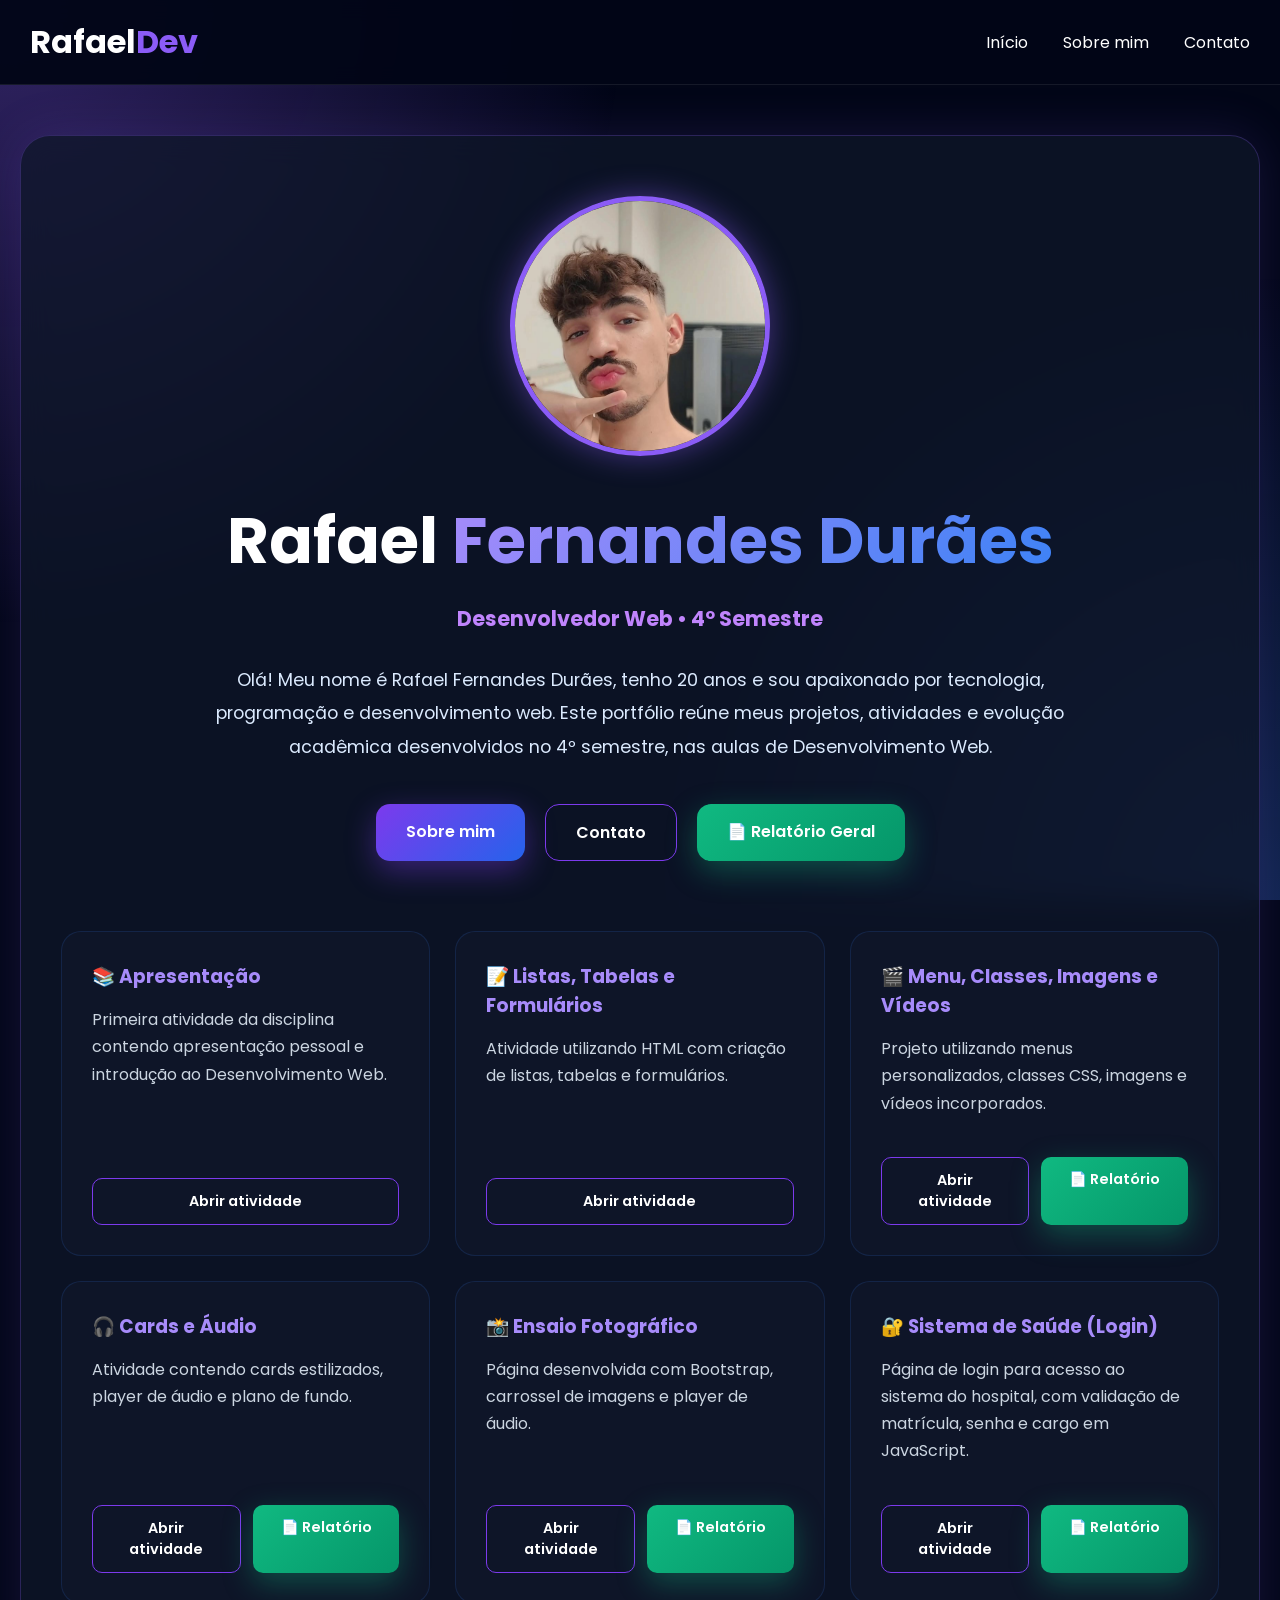
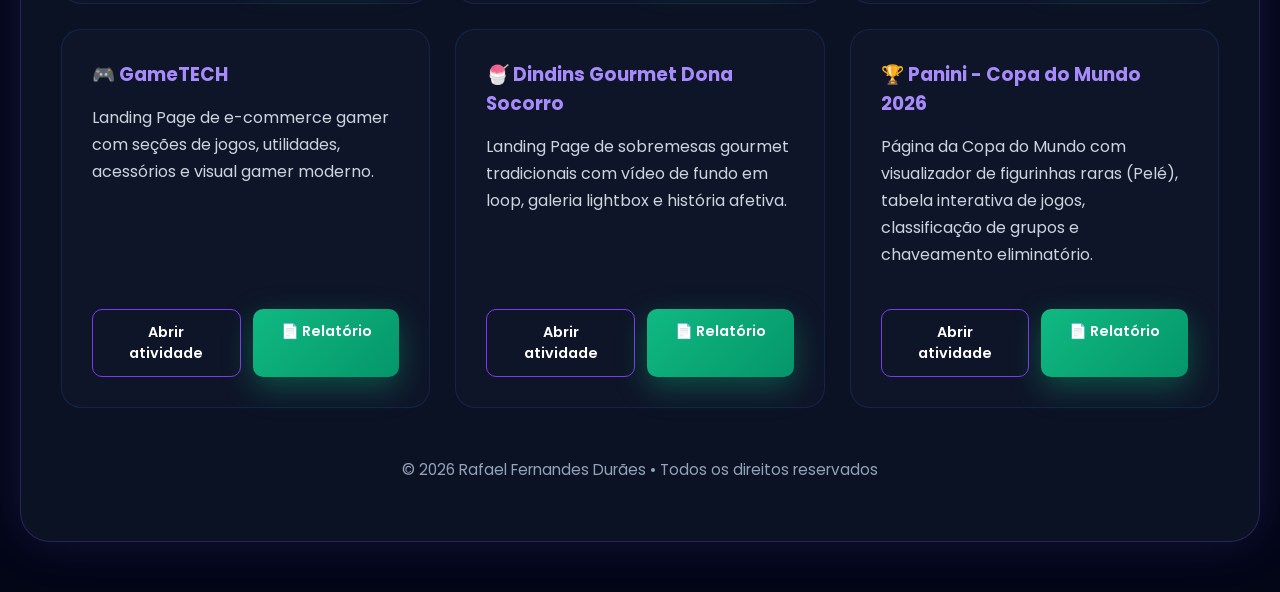
<file: index.html>
<!DOCTYPE html>
<html lang="pt-BR">

<head>
    <meta charset="UTF-8">
    <meta name="viewport" content="width=device-width, initial-scale=1.0">

    <title>Portfólio - Rafael Fernandes Durães</title>

    <link href="https://fonts.googleapis.com/css2?family=Poppins:wght@300;400;500;600;700&display=swap"
        rel="stylesheet">

    <style>
        * {
            margin: 0;
            padding: 0;
            box-sizing: border-box;
        }

        body {
            font-family: 'Poppins', sans-serif;
            background: #020617;
            color: white;
            overflow-x: hidden;
        }

        body::before {
            content: "";
            position: fixed;
            width: 100%;
            height: 100%;
            background:
                radial-gradient(circle at top left, rgba(139, 92, 246, 0.35), transparent 40%),
                radial-gradient(circle at bottom right, rgba(59, 130, 246, 0.25), transparent 40%);
            z-index: -1;
        }

        nav {
            width: 100%;
            background: rgba(2, 6, 23, 0.95);
            backdrop-filter: blur(10px);
            border-bottom: 1px solid rgba(255, 255, 255, 0.08);
            position: sticky;
            top: 0;
            z-index: 999;
        }

        .nav-container {
            max-width: 1300px;
            margin: auto;
            padding: 18px 30px;
            display: flex;
            align-items: center;
            justify-content: space-between;
        }

        .logo {
            font-size: 2rem;
            font-weight: 700;
            text-decoration: none;
            color: white;
        }

        .logo span {
            color: #8b5cf6;
        }

        .menu {
            list-style: none;
            display: flex;
            gap: 35px;
        }

        .menu a {
            text-decoration: none;
            color: white;
            transition: 0.3s;
        }

        .menu a:hover {
            color: #8b5cf6;
        }

        .hero {
            width: 100%;
            min-height: 100vh;
            display: flex;
            justify-content: center;
            align-items: center;
            padding: 50px 20px;
        }

        .hero-box {
            width: 100%;
            max-width: 1300px;
            background: rgba(15, 23, 42, 0.75);
            border: 1px solid rgba(139, 92, 246, 0.25);
            border-radius: 30px;
            padding: 60px 40px;
            text-align: center;
            backdrop-filter: blur(15px);
            box-shadow: 0 0 50px rgba(139, 92, 246, 0.15);
        }

        .foto-perfil {
            width: 260px;
            height: 260px;
            border-radius: 50%;
            object-fit: cover;
            border: 5px solid #8b5cf6;
            box-shadow: 0 0 30px rgba(139, 92, 246, 0.45);
            margin-bottom: 30px;
        }

        h1 {
            font-size: 4rem;
            margin-bottom: 15px;
        }

        h1 span {
            background: linear-gradient(135deg, #a78bfa, #3b82f6);
            -webkit-background-clip: text;
            -webkit-text-fill-color: transparent;
        }

        .subtitulo {
            color: #c084fc;
            font-size: 1.3rem;
            margin-bottom: 30px;
        }

        .descricao {
            max-width: 900px;
            margin: auto;
            line-height: 1.9;
            font-size: 1.1rem;
            color: #dbeafe;
        }

        .botoes {
            margin-top: 40px;
            display: flex;
            justify-content: center;
            gap: 20px;
            flex-wrap: wrap;
        }

        .btn {
            text-decoration: none;
            padding: 15px 30px;
            border-radius: 14px;
            font-weight: 600;
            transition: 0.3s;
            display: inline-block;
        }

        .btn-primario {
            background: linear-gradient(135deg, #7c3aed, #2563eb);
            color: white;
            box-shadow: 0 10px 30px rgba(124, 58, 237, 0.4);
        }

        .btn-primario:hover {
            transform: translateY(-5px);
        }

        .btn-secundario {
            border: 1px solid #7c3aed;
            color: white;
        }

        .btn-secundario:hover {
            background: rgba(124, 58, 237, 0.15);
            transform: translateY(-5px);
        }

        .btn-relatorio {
            background: linear-gradient(135deg, #10b981, #059669);
            color: white;
            box-shadow: 0 10px 30px rgba(16, 185, 129, 0.35);
        }

        .btn-relatorio:hover {
            transform: translateY(-5px);
            box-shadow: 0 15px 35px rgba(16, 185, 129, 0.5);
            color: white;
        }

        .card-actions {
            display: flex;
            gap: 12px;
            margin-top: auto;
            flex-wrap: wrap;
            padding-top: 15px;
        }

        .card-actions .btn {
            flex: 1;
            min-width: 120px;
            text-align: center;
            padding: 12px 18px;
            font-size: 0.9rem;
            border-radius: 10px;
        }

        .cards {
            margin-top: 70px;
            display: grid;
            grid-template-columns: repeat(auto-fit, minmax(280px, 1fr));
            gap: 25px;
        }

        .card {
            background: rgba(15, 23, 42, 0.8);
            border: 1px solid rgba(59, 130, 246, 0.15);
            border-radius: 20px;
            padding: 30px;
            text-align: left;
            transition: 0.3s;
            display: flex;
            flex-direction: column;
        }

        .card:hover {
            transform: translateY(-8px);
            border-color: #8b5cf6;
            box-shadow: 0 10px 25px rgba(124, 58, 237, 0.15);
        }

        .card h3 {
            margin-bottom: 15px;
            color: #a78bfa;
        }

        .card p {
            color: #cbd5e1;
            line-height: 1.7;
        }

        footer {
            text-align: center;
            margin-top: 50px;
            color: #94a3b8;
            font-size: 0.95rem;
        }

        @media(max-width:900px) {

            h1 {
                font-size: 2.8rem;
            }

            .foto-perfil {
                width: 220px;
                height: 220px;
            }

            .menu {
                gap: 15px;
            }
        }

        @media(max-width:600px) {

            .menu {
                display: none;
            }

            h1 {
                font-size: 2rem;
            }

            .subtitulo {
                font-size: 1rem;
            }

            .descricao {
                font-size: 1rem;
            }

            .hero-box {
                padding: 40px 20px;
            }
        }
    </style>

</head>

<body>

    <nav>

        <div class="nav-container">

            <a href="index.html" class="logo">
                Rafael<span>Dev</span>
            </a>

            <ul class="menu">

                <li><a href="index.html">Início</a></li>

                <li><a href="Eu.html">Sobre mim</a></li>

                <li><a href="contato.html">Contato</a></li>

            </ul>

        </div>

    </nav>

    <section class="hero">

        <div class="hero-box">

            <img src="assets/img/rafa.jpg" alt="Rafael Fernandes Durães" class="foto-perfil">
            <h1>
                Rafael <span>Fernandes Durães</span>
            </h1>

            <h2 class="subtitulo">
                Desenvolvedor Web • 4º Semestre
            </h2>

            <p class="descricao">

                Olá! Meu nome é Rafael Fernandes Durães,
                tenho 20 anos e sou apaixonado por tecnologia,
                programação e desenvolvimento web.

                Este portfólio reúne meus projetos,
                atividades e evolução acadêmica desenvolvidos no
                4º semestre, nas aulas de Desenvolvimento Web.

            </p>

            <div class="botoes">

                <a href="Eu.html" class="btn btn-primario">
                    Sobre mim
                </a>

                <a href="contato.html" class="btn btn-secundario">
                    Contato
                </a>

                <a href="assets/documentos/Relatorio de sesse site  index.pdf" target="_blank" class="btn btn-relatorio">
                    📄 Relatório Geral
                </a>

            </div>


            <div class="cards">

                <div class="card">

                    <h3>📚 Apresentação</h3>

                    <p>
                        Primeira atividade da disciplina contendo
                        apresentação pessoal e introdução ao
                        Desenvolvimento Web.
                    </p>

                    <br>

                    <div class="card-actions">
                        <a href="apresentacao.html" class="btn btn-secundario">
                            Abrir atividade
                        </a>
                    </div>

                </div>

                <div class="card">

                    <h3>📝 Listas, Tabelas e Formulários</h3>

                    <p>
                        Atividade utilizando HTML com criação
                        de listas, tabelas e formulários.
                    </p>

                    <br>

                    <div class="card-actions">
                        <a href="listas.html" class="btn btn-secundario">
                            Abrir atividade
                        </a>
                    </div>

                </div>

                <div class="card">

                    <h3>🎬 Menu, Classes, Imagens e Vídeos</h3>

                    <p>
                        Projeto utilizando menus personalizados,
                        classes CSS, imagens e vídeos incorporados.
                    </p>

                    <br>

                    <div class="card-actions">
                        <a href="menu.html" class="btn btn-secundario">
                            Abrir atividade
                        </a>
                        <a href="assets/documentos/menu classes imagens e videos.pdf" target="_blank" class="btn btn-relatorio">
                            📄 Relatório
                        </a>
                    </div>

                </div>

                <div class="card">

                    <h3>🎧 Cards e Áudio</h3>

                    <p>
                        Atividade contendo cards estilizados,
                        player de áudio e plano de fundo.
                    </p>

                    <br>

                    <div class="card-actions">
                        <a href="cards.html" class="btn btn-secundario">
                            Abrir atividade
                        </a>
                        <a href="assets/documentos/card de musica.pdf" target="_blank" class="btn btn-relatorio">
                            📄 Relatório
                        </a>
                    </div>

                </div>

                <div class="card">

                    <h3>📸 Ensaio Fotográfico</h3>

                    <p>
                        Página desenvolvida com Bootstrap,
                        carrossel de imagens e player de áudio.
                    </p>

                    <br>

                    <div class="card-actions">
                        <a href="fotografia.html" class="btn btn-secundario">
                            Abrir atividade
                        </a>
                        <a href="assets/documentos/ensaio fotografico.pdf" target="_blank" class="btn btn-relatorio">
                            📄 Relatório
                        </a>
                    </div>

                </div>

                <div class="card">

                    <h3>🔐 Sistema de Saúde (Login)</h3>

                    <p>
                        Página de login para acesso ao sistema do hospital,
                        com validação de matrícula, senha e cargo em JavaScript.
                    </p>

                    <br>

                    <div class="card-actions">
                        <a href="login.html" class="btn btn-secundario">
                            Abrir atividade
                        </a>
                        <a href="assets/documentos/tela de login.pdf" target="_blank" class="btn btn-relatorio">
                            📄 Relatório
                        </a>
                    </div>

                </div>

                <div class="card">

                    <h3>🎮 GameTECH</h3>

                    <p>
                        Landing Page de e-commerce gamer com seções de jogos,
                        utilidades, acessórios e visual gamer moderno.
                    </p>

                    <br>

                    <div class="card-actions">
                        <a href="gametech.html" class="btn btn-secundario">
                            Abrir atividade
                        </a>
                        <a href="assets/documentos/gametech.pdf" target="_blank" class="btn btn-relatorio">
                            📄 Relatório
                        </a>
                    </div>

                </div>

                <div class="card">

                    <h3>🍧 Dindins Gourmet Dona Socorro</h3>

                    <p>
                        Landing Page de sobremesas gourmet tradicionais com
                        vídeo de fundo em loop, galeria lightbox e história afetiva.
                    </p>

                    <br>

                    <div class="card-actions">
                        <a href="GELADINHO - DONA SOCORRO/DONA SOCORRO/index_dindins_dona_socorro.html" class="btn btn-secundario">
                            Abrir atividade
                        </a>
                        <a href="assets/documentos/Dona socorro.pdf" target="_blank" class="btn btn-relatorio">
                            📄 Relatório
                        </a>
                    </div>

                </div>

                <div class="card">

                    <h3>🏆 Panini - Copa do Mundo 2026</h3>

                    <p>
                        Página da Copa do Mundo com visualizador de figurinhas raras (Pelé),
                        tabela interativa de jogos, classificação de grupos e chaveamento eliminatório.
                    </p>

                    <br>

                    <div class="card-actions">
                        <a href="copa.html" class="btn btn-secundario">
                            Abrir atividade
                        </a>
                        <a href="assets/documentos/Copa.pdf" target="_blank" class="btn btn-relatorio">
                            📄 Relatório
                        </a>
                    </div>

                </div>

            </div>

            <footer>

                © 2026 Rafael Fernandes Durães •
                Todos os direitos reservados

            </footer>

        </div>

    </section>

</body>

</html>
</file>
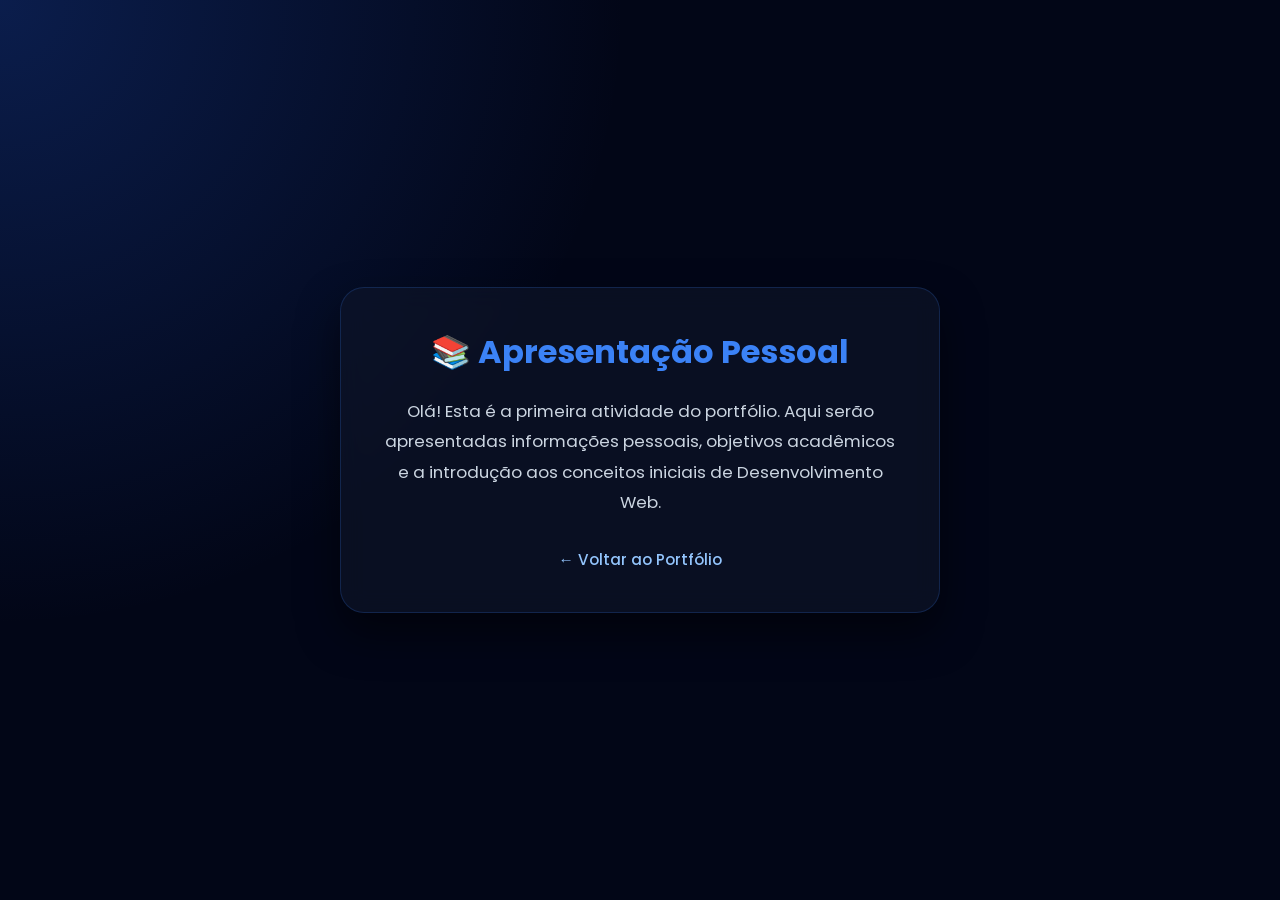
<file: apresentacao.html>
<!DOCTYPE html>
<html lang="pt-BR">
<head>
    <meta charset="UTF-8">
    <meta name="viewport" content="width=device-width, initial-scale=1.0">
    <title>Apresentação - Portfólio</title>
    <link href="https://fonts.googleapis.com/css2?family=Poppins:wght@300;400;500;600;700&display=swap" rel="stylesheet">
    <style>
        * {
            margin: 0;
            padding: 0;
            box-sizing: border-box;
            font-family: 'Poppins', sans-serif;
        }
        body {
            min-height: 100vh;
            display: flex;
            align-items: center;
            justify-content: center;
            background: #020617;
            color: white;
            padding: 20px;
            position: relative;
            overflow: hidden;
        }
        body::before {
            content: "";
            position: absolute;
            width: 100%;
            height: 100%;
            background: radial-gradient(circle at top left, rgba(37, 99, 235, 0.25), transparent 40%);
            z-index: 0;
        }
        .container {
            position: relative;
            z-index: 10;
            width: 100%;
            max-width: 600px;
            background: rgba(15, 23, 42, 0.6);
            backdrop-filter: blur(12px);
            border: 1px solid rgba(59, 130, 246, 0.2);
            padding: 40px;
            border-radius: 24px;
            box-shadow: 0 20px 40px rgba(0,0,0,0.5);
            text-align: center;
        }
        h1 {
            font-size: 2rem;
            margin-bottom: 20px;
            color: #3b82f6;
        }
        p {
            color: #cbd5e1;
            line-height: 1.8;
            margin-bottom: 30px;
            font-size: 1.05rem;
        }
        .back-link {
            display: inline-block;
            color: #93c5fd;
            text-decoration: none;
            font-size: 0.95rem;
            font-weight: 500;
            transition: all 0.3s ease;
        }
        .back-link:hover {
            color: #3b82f6;
            transform: translateX(-3px);
        }
    </style>
</head>
<body>
    <div class="container">
        <h1>📚 Apresentação Pessoal</h1>
        <p>
            Olá! Esta é a primeira atividade do portfólio. Aqui serão apresentadas informações pessoais, objetivos acadêmicos e a introdução aos conceitos iniciais de Desenvolvimento Web.
        </p>
        <a href="index.html" class="back-link">← Voltar ao Portfólio</a>
    </div>
</body>
</html>
</file>
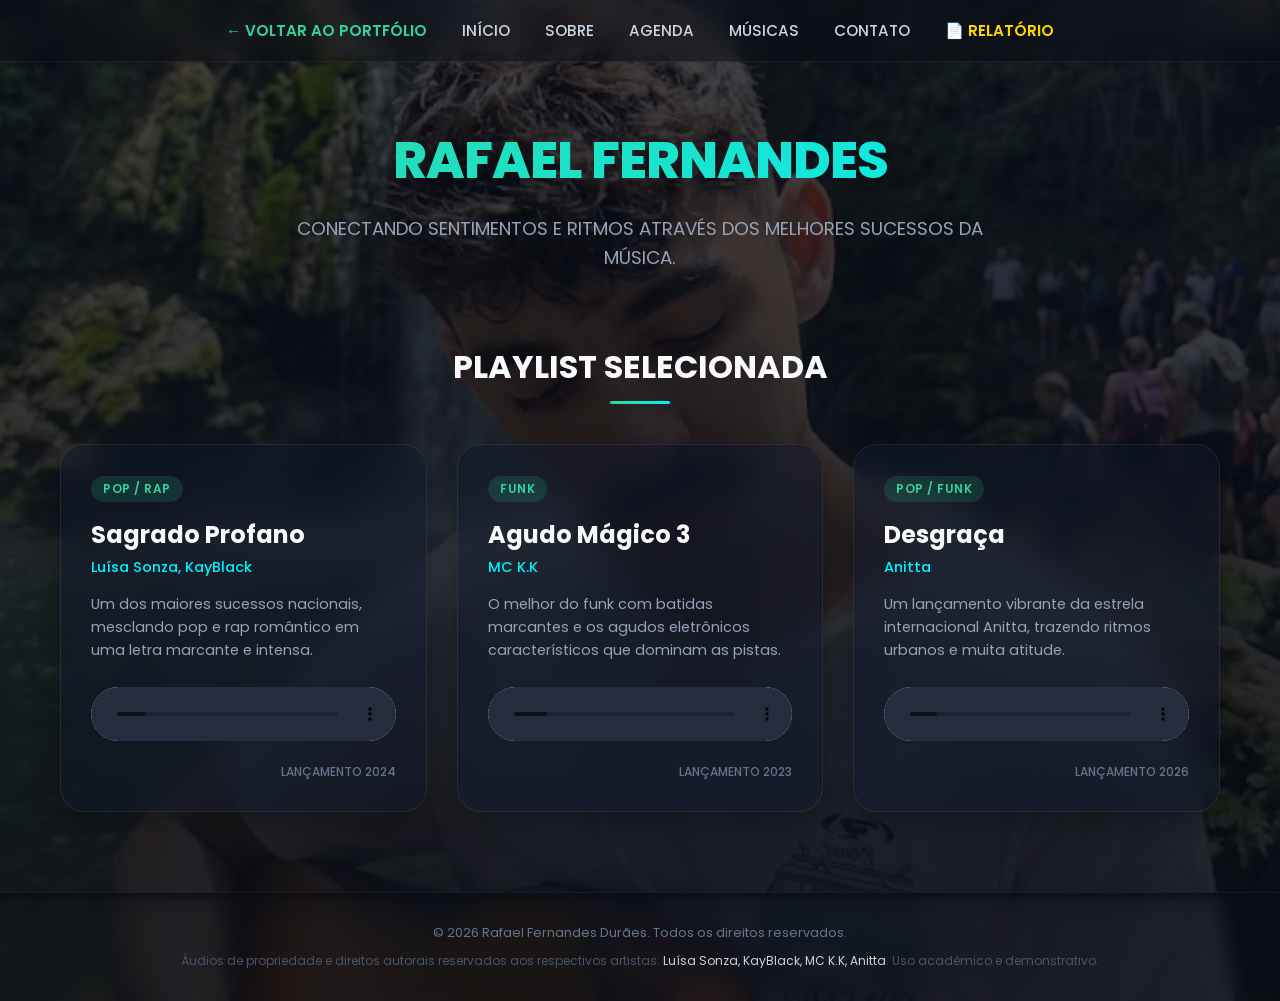
<file: cards.html>
<!DOCTYPE html>
<html lang="pt-BR">

<head>
    <meta charset="UTF-8">
    <meta name="viewport" content="width=device-width, initial-scale=1.0">
    <title>Playlist - Rafael Fernandes</title>
    <link href="https://fonts.googleapis.com/css2?family=Poppins:wght@300;400;500;600;700&display=swap" rel="stylesheet">
    <style>
        * {
            margin: 0;
            padding: 0;
            box-sizing: border-box;
            font-family: 'Poppins', sans-serif;
        }

        body {
            color: #f8fafc;
            background: #090d16;
            min-height: 100vh;
        }

        .hero {
            min-height: 100vh;
            background-image: linear-gradient(rgba(9, 13, 22, 0.75), rgba(9, 13, 22, 0.9)),
                url("assets/img/fael.jpg");
            background-size: cover;
            background-position: center;
            background-repeat: no-repeat;
            background-attachment: fixed;
            display: flex;
            flex-direction: column;
            justify-content: space-between;
        }

        header {
            width: 100%;
            background: rgba(9, 13, 22, 0.45);
            backdrop-filter: blur(12px);
            -webkit-backdrop-filter: blur(12px);
            border-bottom: 1px solid rgba(255, 255, 255, 0.05);
            position: sticky;
            top: 0;
            z-index: 100;
        }

        nav {
            max-width: 1200px;
            margin: auto;
            padding: 18px 25px;
        }

        nav ul {
            list-style: none;
            display: flex;
            justify-content: center;
            align-items: center;
            gap: 35px;
            flex-wrap: wrap;
        }

        nav ul li a {
            text-decoration: none;
            color: #cbd5e1;
            font-weight: 500;
            font-size: 0.95rem;
            transition: all 0.3s ease;
        }

        nav ul li a:hover {
            color: #34d399;
        }

        .apresentacao {
            text-align: center;
            padding: 60px 20px 40px;
        }

        .apresentacao h1 {
            font-size: 3.2rem;
            font-weight: 800;
            background: linear-gradient(135deg, #34d399, #00f2fe);
            -webkit-background-clip: text;
            -webkit-text-fill-color: transparent;
            margin-bottom: 15px;
            letter-spacing: -1px;
        }

        .apresentacao p {
            font-size: 1.15rem;
            max-width: 700px;
            margin: auto;
            line-height: 1.6;
            color: #94a3b8;
        }

        main {
            width: 100%;
            max-width: 1200px;
            margin: auto;
            padding: 20px 20px 80px 20px;
            flex-grow: 1;
            display: flex;
            flex-direction: column;
            justify-content: center;
        }

        .secao-musicas {
            margin-top: 10px;
        }

        .secao-musicas h2 {
            text-align: center;
            font-size: 2rem;
            font-weight: 700;
            margin-bottom: 40px;
            color: #f8fafc;
            position: relative;
        }

        .secao-musicas h2::after {
            content: "";
            display: block;
            width: 60px;
            height: 3px;
            background: linear-gradient(to right, #34d399, #00f2fe);
            margin: 10px auto 0;
            border-radius: 2px;
        }

        .cards {
            display: grid;
            grid-template-columns: repeat(auto-fit, minmax(320px, 1fr));
            gap: 30px;
            justify-content: center;
        }

        .card-musica {
            background: rgba(15, 23, 42, 0.45);
            border: 1px solid rgba(255, 255, 255, 0.08);
            border-radius: 24px;
            padding: 30px;
            backdrop-filter: blur(16px);
            -webkit-backdrop-filter: blur(16px);
            box-shadow: 0 10px 30px rgba(0, 0, 0, 0.3);
            transition: all 0.3s ease;
            display: flex;
            flex-direction: column;
            justify-content: space-between;
            position: relative;
            overflow: hidden;
        }

        .card-musica::before {
            content: "";
            position: absolute;
            top: 0;
            left: 0;
            width: 100%;
            height: 100%;
            background: linear-gradient(135deg, rgba(52, 211, 153, 0.1), transparent);
            opacity: 0;
            transition: opacity 0.3s ease;
            z-index: 0;
        }

        .card-musica:hover {
            transform: translateY(-8px);
            border-color: rgba(52, 211, 153, 0.3);
            box-shadow: 0 15px 35px rgba(52, 211, 153, 0.15);
        }

        .card-musica:hover::before {
            opacity: 1;
        }

        .card-content {
            position: relative;
            z-index: 10;
        }

        .tag-genero {
            display: inline-block;
            padding: 4px 12px;
            background: rgba(52, 211, 153, 0.15);
            color: #34d399;
            border-radius: 20px;
            font-size: 0.75rem;
            font-weight: 600;
            margin-bottom: 15px;
            text-transform: uppercase;
            letter-spacing: 0.5px;
        }

        .card-musica h3 {
            font-size: 1.5rem;
            font-weight: 700;
            margin-bottom: 5px;
            color: #f8fafc;
        }

        .artista {
            font-size: 0.9rem;
            color: #00f2fe;
            font-weight: 500;
            margin-bottom: 15px;
        }

        .card-musica p {
            font-size: 0.9rem;
            line-height: 1.6;
            color: #94a3b8;
            margin-bottom: 25px;
            min-height: 60px;
        }

        .audio-container {
            position: relative;
            z-index: 10;
            margin-top: auto;
        }

        .card-musica audio {
            width: 100%;
            outline: none;
            border-radius: 30px;
        }

        /* Customizing audio element look slightly on supported browsers */
        audio::-webkit-media-controls-panel {
            background-color: rgba(15, 23, 42, 0.9);
        }
        audio::-webkit-media-controls-play-button,
        audio::-webkit-media-controls-volume-control-container,
        audio::-webkit-media-controls-volume-slider,
        audio::-webkit-media-controls-current-time-display,
        audio::-webkit-media-controls-time-remaining-display {
            filter: invert(1);
        }

        .data {
            margin-top: 15px;
            font-size: 0.75rem;
            color: #64748b;
            font-weight: 500;
            text-align: right;
        }

        footer {
            text-align: center;
            padding: 30px;
            background: rgba(9, 13, 22, 0.9);
            backdrop-filter: blur(10px);
            border-top: 1px solid rgba(255, 255, 255, 0.05);
            font-size: 0.8rem;
            color: #64748b;
            line-height: 1.6;
        }

        footer a {
            color: #cbd5e1;
            text-decoration: none;
            transition: color 0.3s;
        }

        footer a:hover {
            color: #34d399;
        }

        .footer-credits {
            margin-top: 8px;
            font-size: 0.75rem;
            color: #475569;
        }

        @media(max-width: 768px) {
            .apresentacao h1 {
                font-size: 2.2rem;
            }
            .cards {
                grid-template-columns: 1fr;
            }
        }
    </style>
</head>

<body>
    <div class="hero">
        <header>
            <nav>
                <ul>
                    <li><a href="index.html" style="color: #34d399; font-weight: 600;">← VOLTAR AO PORTFÓLIO</a></li>
                    <li><a href="#">INÍCIO</a></li>
                    <li><a href="#">SOBRE</a></li>
                    <li><a href="#">AGENDA</a></li>
                    <li><a href="#">MÚSICAS</a></li>
                    <li><a href="#">CONTATO</a></li>
                    <li><a href="assets/documentos/card de musica.pdf" target="_blank" style="color: #ffd500; font-weight: 600;">📄 RELATÓRIO</a></li>
                </ul>
            </nav>
        </header>

        <section class="apresentacao">
            <h1>RAFAEL FERNANDES</h1>
            <p>CONECTANDO SENTIMENTOS E RITMOS ATRAVÉS DOS MELHORES SUCESSOS DA MÚSICA.</p>
        </section>

        <main>
            <section class="secao-musicas">
                <h2>PLAYLIST SELECIONADA</h2>
                <div class="cards">
                    
                    <!-- Música 1: Luísa Sonza & KayBlack -->
                    <article class="card-musica">
                        <div class="card-content">
                            <span class="tag-genero">Pop / Rap</span>
                            <h3>Sagrado Profano</h3>
                            <div class="artista">Luísa Sonza, KayBlack</div>
                            <p>Um dos maiores sucessos nacionais, mesclando pop e rap romântico em uma letra marcante e intensa.</p>
                        </div>
                        <div class="audio-container">
                            <audio controls>
                                <source src="assets/audio/Luísa Sonza, KayBlack - Sagrado Profano (Letra_Legendado) - Filtr Music Brasil (youtube).mp3" type="audio/mpeg">
                                Seu navegador não suporta o player de áudio.
                            </audio>
                            <div class="data">LANÇAMENTO 2024</div>
                        </div>
                    </article>

                    <!-- Música 2: MC K.K -->
                    <article class="card-musica">
                        <div class="card-content">
                            <span class="tag-genero">Funk</span>
                            <h3>Agudo Mágico 3</h3>
                            <div class="artista">MC K.K</div>
                            <p>O melhor do funk com batidas marcantes e os agudos eletrônicos característicos que dominam as pistas.</p>
                        </div>
                        <div class="audio-container">
                            <audio controls>
                                <source src="assets/audio/Agudo Mágico 3 - MC K.K (youtube).mp3" type="audio/mpeg">
                                Seu navegador não suporta o player de áudio.
                            </audio>
                            <div class="data">LANÇAMENTO 2023</div>
                        </div>
                    </article>

                    <!-- Música 3: Anitta -->
                    <article class="card-musica">
                        <div class="card-content">
                            <span class="tag-genero">Pop / Funk</span>
                            <h3>Desgraça</h3>
                            <div class="artista">Anitta</div>
                            <p>Um lançamento vibrante da estrela internacional Anitta, trazendo ritmos urbanos e muita atitude.</p>
                        </div>
                        <div class="audio-container">
                            <audio controls>
                                <source src="assets/audio/Anitta - Desgraça (Official Music Video) - Anitta (youtube).mp3" type="audio/mpeg">
                                Seu navegador não suporta o player de áudio.
                            </audio>
                            <div class="data">LANÇAMENTO 2026</div>
                        </div>
                    </article>

                </div>
            </section>
        </main>

        <footer>
            <p>© 2026 Rafael Fernandes Durães. Todos os direitos reservados.</p>
            <p class="footer-credits">
                Áudios de propriedade e direitos autorais reservados aos respectivos artistas: 
                <a href="https://www.youtube.com" target="_blank">Luísa Sonza, KayBlack, MC K.K, Anitta</a>. 
                Uso acadêmico e demonstrativo.
            </p>
        </footer>
    </div>
</body>

</html>
</file>
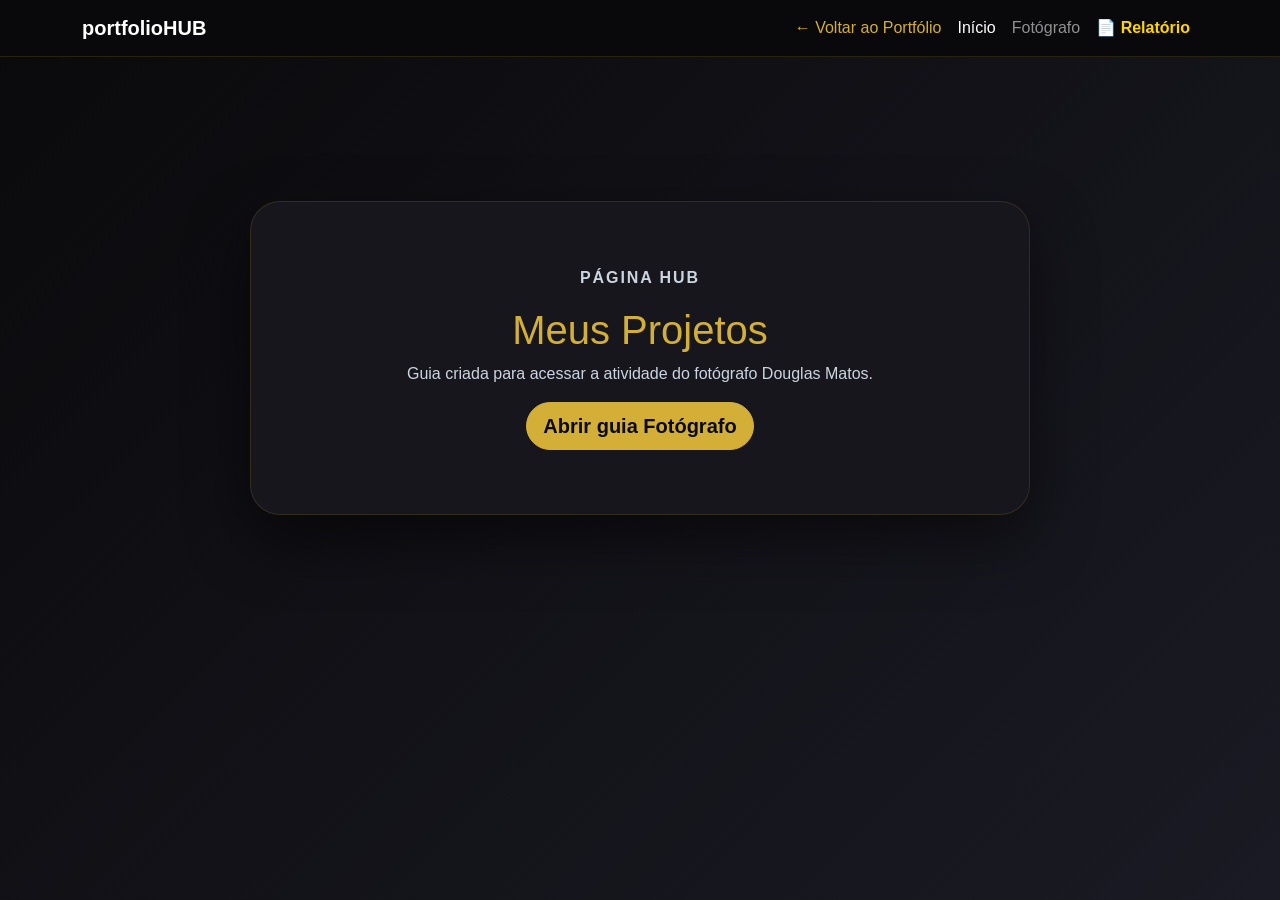
<file: fotografia.html>
<!doctype html>
<html lang="pt-br">

<head>
  <meta charset="utf-8">
  <meta name="viewport" content="width=device-width, initial-scale=1">
  <title>portfolioHUB</title>
  <link href="https://cdn.jsdelivr.net/npm/bootstrap@5.3.8/dist/css/bootstrap.min.css" rel="stylesheet">
  <link rel="stylesheet" href="assets/css/style.css">
</head>

<body class="hub-page">
  <nav class="navbar navbar-expand-lg navbar-dark menu">
    <div class="container">
      <a class="navbar-brand fw-bold" href="fotografia.html">portfolioHUB</a>
      <div class="navbar-nav ms-auto">
        <a class="nav-link" href="index.html" style="color: #d4af37 !important; font-weight: 500;">← Voltar ao Portfólio</a>
        <a class="nav-link active" href="fotografia.html">Início</a>
        <a class="nav-link" href="resto.html">Fotógrafo</a>
        <a class="nav-link" href="assets/documentos/ensaio fotografico.pdf" target="_blank" style="color: #ffd500 !important; font-weight: 600;">📄 Relatório</a>
      </div>
    </div>
  </nav>
  <main class="container py-5">
    <section class="hub-card mx-auto text-center">
      <p class="subtitle">Página hub</p>
      <h1>Meus Projetos</h1>
      <p>Guia criada para acessar a atividade do fotógrafo Douglas Matos.</p>
      <a class="btn btn-primary btn-lg rounded-pill" href="resto.html">Abrir guia Fotógrafo</a>
    </section>
  </main>
</body>

</html>
</file>
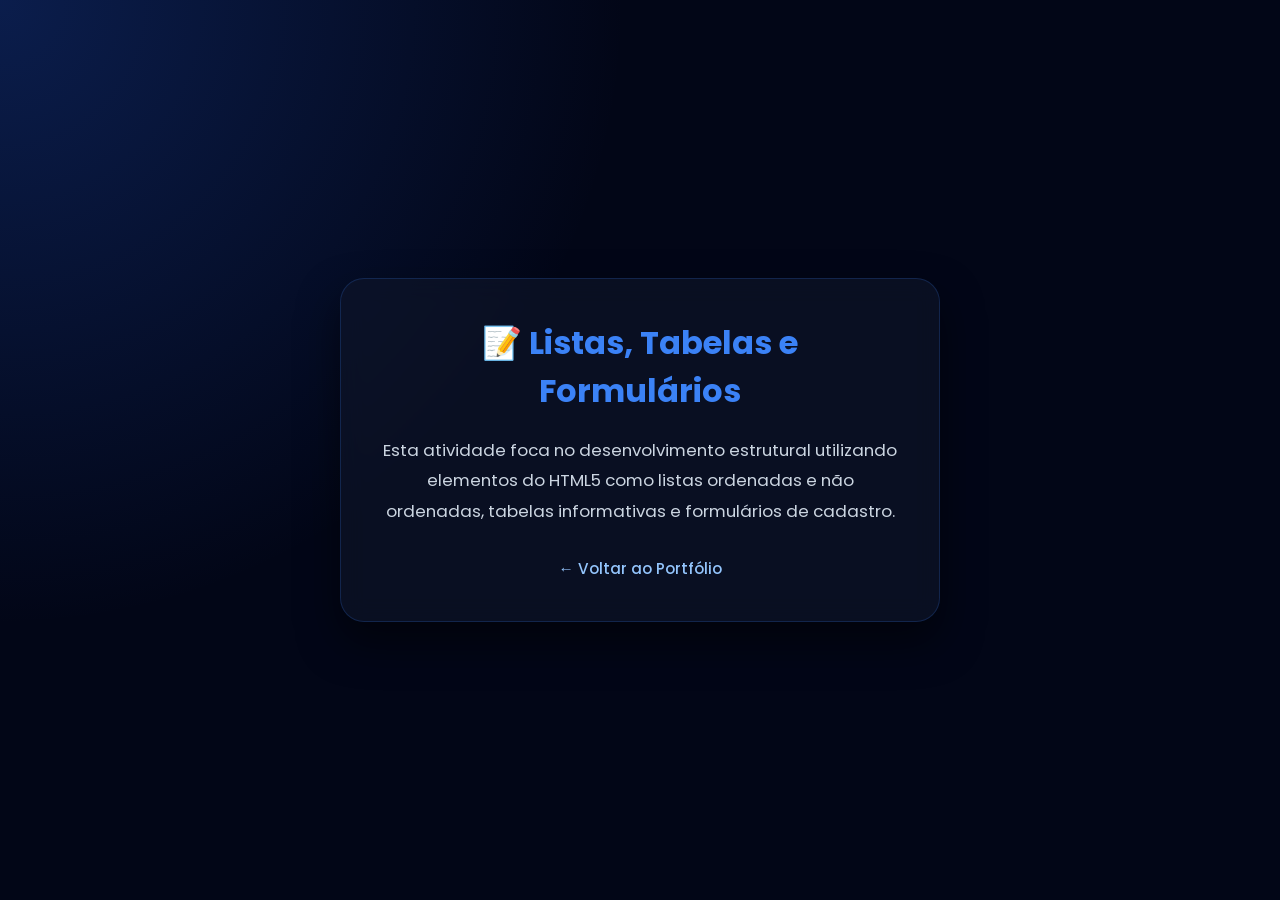
<file: listas.html>
<!DOCTYPE html>
<html lang="pt-BR">
<head>
    <meta charset="UTF-8">
    <meta name="viewport" content="width=device-width, initial-scale=1.0">
    <title>Listas, Tabelas e Formulários - Portfólio</title>
    <link href="https://fonts.googleapis.com/css2?family=Poppins:wght@300;400;500;600;700&display=swap" rel="stylesheet">
    <style>
        * {
            margin: 0;
            padding: 0;
            box-sizing: border-box;
            font-family: 'Poppins', sans-serif;
        }
        body {
            min-height: 100vh;
            display: flex;
            align-items: center;
            justify-content: center;
            background: #020617;
            color: white;
            padding: 20px;
            position: relative;
            overflow: hidden;
        }
        body::before {
            content: "";
            position: absolute;
            width: 100%;
            height: 100%;
            background: radial-gradient(circle at top left, rgba(37, 99, 235, 0.25), transparent 40%);
            z-index: 0;
        }
        .container {
            position: relative;
            z-index: 10;
            width: 100%;
            max-width: 600px;
            background: rgba(15, 23, 42, 0.6);
            backdrop-filter: blur(12px);
            border: 1px solid rgba(59, 130, 246, 0.2);
            padding: 40px;
            border-radius: 24px;
            box-shadow: 0 20px 40px rgba(0,0,0,0.5);
            text-align: center;
        }
        h1 {
            font-size: 2rem;
            margin-bottom: 20px;
            color: #3b82f6;
        }
        p {
            color: #cbd5e1;
            line-height: 1.8;
            margin-bottom: 30px;
            font-size: 1.05rem;
        }
        .back-link {
            display: inline-block;
            color: #93c5fd;
            text-decoration: none;
            font-size: 0.95rem;
            font-weight: 500;
            transition: all 0.3s ease;
        }
        .back-link:hover {
            color: #3b82f6;
            transform: translateX(-3px);
        }
    </style>
</head>
<body>
    <div class="container">
        <h1>📝 Listas, Tabelas e Formulários</h1>
        <p>
            Esta atividade foca no desenvolvimento estrutural utilizando elementos do HTML5 como listas ordenadas e não ordenadas, tabelas informativas e formulários de cadastro.
        </p>
        <a href="index.html" class="back-link">← Voltar ao Portfólio</a>
    </div>
</body>
</html>
</file>
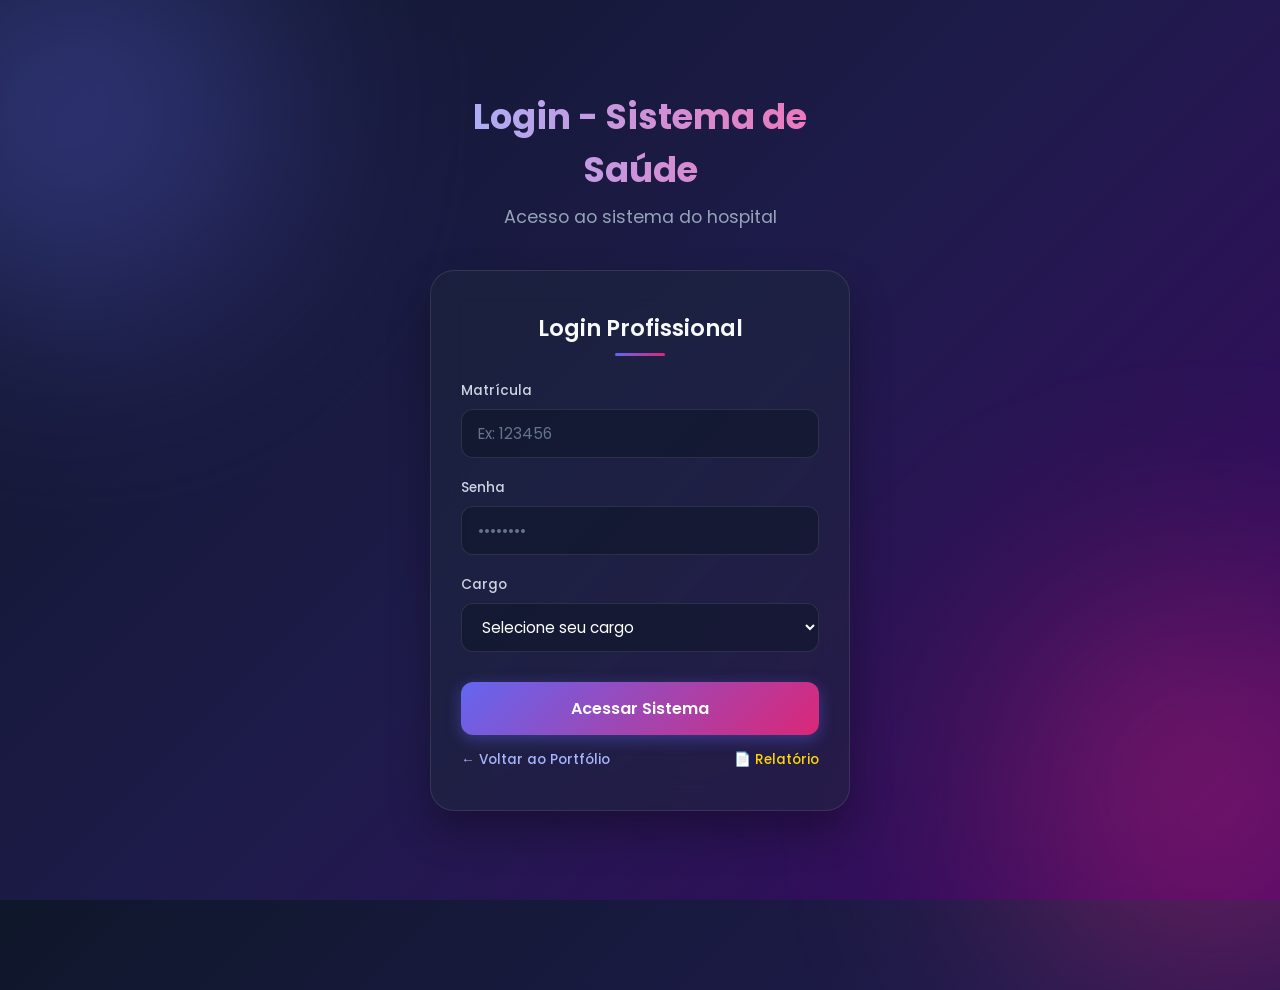
<file: login.html>
<!DOCTYPE html>
<html lang="pt-BR">
<head>
    <meta charset="UTF-8">
    <meta name="viewport" content="width=device-width, initial-scale=1.0">
    <title>Login - Sistema de Saúde</title>
    <link href="https://fonts.googleapis.com/css2?family=Poppins:wght@300;400;500;600;700&display=swap" rel="stylesheet">
    <style>
        * {
            margin: 0;
            padding: 0;
            box-sizing: border-box;
            font-family: 'Poppins', sans-serif;
        }

        body {
            min-height: 100vh;
            display: flex;
            align-items: center;
            justify-content: center;
            background: linear-gradient(135deg, #0f172a 0%, #1e1b4b 50%, #3b0764 100%);
            color: #f8fafc;
            padding: 20px;
            position: relative;
            overflow: hidden;
        }

        /* Glowing background blobs */
        body::before, body::after {
            content: "";
            position: absolute;
            width: 400px;
            height: 400px;
            border-radius: 50%;
            z-index: 0;
            filter: blur(120px);
            opacity: 0.4;
            pointer-events: none;
        }
        body::before {
            background: #6366f1;
            top: -10%;
            left: -10%;
        }
        body::after {
            background: #db2777;
            bottom: -10%;
            right: -10%;
        }

        .container {
            position: relative;
            z-index: 10;
            width: 100%;
            max-width: 420px;
            text-align: center;
        }

        h1 {
            font-size: 2.2rem;
            font-weight: 700;
            background: linear-gradient(to right, #a5b4fc, #f472b6);
            -webkit-background-clip: text;
            -webkit-text-fill-color: transparent;
            margin-bottom: 8px;
        }

        h2 {
            font-size: 1.1rem;
            color: #94a3b8;
            font-weight: 400;
            margin-bottom: 40px;
        }

        .caixa {
            background: rgba(30, 41, 59, 0.45);
            backdrop-filter: blur(16px);
            -webkit-backdrop-filter: blur(16px);
            border: 1px solid rgba(255, 255, 255, 0.1);
            padding: 40px 30px;
            border-radius: 24px;
            box-shadow: 0 20px 40px rgba(0, 0, 0, 0.3);
            text-align: left;
        }

        .caixa h3 {
            font-size: 1.4rem;
            font-weight: 600;
            color: #f8fafc;
            margin-bottom: 25px;
            text-align: center;
            position: relative;
        }

        .caixa h3::after {
            content: "";
            display: block;
            width: 50px;
            height: 3px;
            background: linear-gradient(to right, #6366f1, #db2777);
            margin: 8px auto 0;
            border-radius: 2px;
        }

        .form-group {
            margin-bottom: 20px;
        }

        .form-group label {
            display: block;
            font-size: 0.85rem;
            font-weight: 500;
            color: #cbd5e1;
            margin-bottom: 8px;
        }

        input, select {
            width: 100%;
            padding: 12px 16px;
            font-size: 0.95rem;
            background: rgba(15, 23, 42, 0.6);
            border: 1px solid rgba(255, 255, 255, 0.1);
            border-radius: 12px;
            color: white;
            outline: none;
            transition: all 0.3s ease;
        }

        input::placeholder {
            color: #64748b;
        }

        input:focus, select:focus {
            border-color: #818cf8;
            box-shadow: 0 0 0 3px rgba(129, 140, 248, 0.25);
            background: rgba(15, 23, 42, 0.8);
        }

        select option {
            background: #0f172a;
            color: white;
        }

        button {
            width: 100%;
            padding: 14px;
            background: linear-gradient(135deg, #6366f1 0%, #db2777 100%);
            color: white;
            border: none;
            border-radius: 12px;
            font-size: 1rem;
            font-weight: 600;
            cursor: pointer;
            box-shadow: 0 4px 15px rgba(99, 102, 241, 0.4);
            transition: all 0.3s ease;
            margin-top: 10px;
        }

        button:hover {
            transform: translateY(-2px);
            box-shadow: 0 6px 20px rgba(219, 39, 119, 0.5);
            background: linear-gradient(135deg, #4f46e5 0%, #be185d 100%);
        }

        button:active {
            transform: translateY(0);
        }

        .back-link {
            display: block;
            text-align: center;
            margin-top: 20px;
            color: #a5b4fc;
            text-decoration: none;
            font-size: 0.85rem;
            font-weight: 500;
            transition: all 0.3s ease;
        }

        .back-link:hover {
            color: #f472b6;
        }
    </style>
</head>
<body>
    <div class="container">
        <h1>Login - Sistema de Saúde</h1>
        <h2>Acesso ao sistema do hospital</h2>
        <div class="caixa">
            <h3>Login Profissional</h3>
            <form id="formLogin">
                <div class="form-group">
                    <label for="matricula">Matrícula</label>
                    <input type="text" id="matricula" placeholder="Ex: 123456">
                </div>
                
                <div class="form-group">
                    <label for="senha">Senha</label>
                    <input type="password" id="senha" placeholder="••••••••">
                </div>
                
                <div class="form-group">
                    <label for="cargo">Cargo</label>
                    <select id="cargo">
                        <option value="">Selecione seu cargo</option>
                        <option>Médico</option>
                        <option>Enfermeiro(a)</option>
                        <option>Farmacêutico(a)</option>
                        <option>Psicólogo(a)</option>
                    </select>
                </div>
                
                <button type="submit">Acessar Sistema</button>
                <div style="display: flex; justify-content: space-between; align-items: center; margin-top: 15px;">
                    <a href="index.html" class="back-link" style="margin-top: 0;">← Voltar ao Portfólio</a>
                    <a href="assets/documentos/tela de login.pdf" target="_blank" class="back-link" style="margin-top: 0; color: #ffd500;">📄 Relatório</a>
                </div>
            </form>
        </div>
    </div>
    
    <script>
        document.getElementById("formLogin").addEventListener("submit", function (e) {
            e.preventDefault();
            let matricula = document.getElementById("matricula").value;
            let senha = document.getElementById("senha").value;
            let cargo = document.getElementById("cargo").value;
            if (matricula == "" || senha == "" || cargo == "") {
                alert("Preencha todos os campos!");
            } else {
                alert("BEM-VINDO AO SISTEMA!\n\nCargo: " + cargo +
                      "\nMatrícula: " + matricula +
                      "\nAcesso liberado com sucesso!");
            }
        });
    </script>
</body>
</html>
</file>
<file: assets/css/style.css>
* { box-sizing: border-box; }
body { font-family: Arial, Helvetica, sans-serif; background: #0a0a0c; color: #f8fafc; }
.menu { background: rgba(10, 10, 12, 0.96); backdrop-filter: blur(8px); border-bottom: 1px solid rgba(212, 175, 55, 0.15); }
.hero { background: linear-gradient(135deg, rgba(15,15,18,.92), rgba(30,30,36,.85)), url('../img/15anos/1.jpg') center/cover; color: white; }
.subtitle, .tag { text-transform: uppercase; letter-spacing: .12rem; font-weight: 700; color: #d4af37; }
.hero h1 { font-size: clamp(2.5rem, 7vw, 5rem); font-weight: 800; line-height: 1; color: #f8fafc; }
.hero .lead { max-width: 760px; font-size: 1.25rem; margin: 1.5rem 0; color: #cbd5e1; }
.intro { max-width: 820px; margin-bottom: 3rem; }
.intro h2, .sessao h2 { color: #d4af37; font-weight: 800; }
.sessao { background: #16161c; border-radius: 28px; padding: 2rem; margin: 2rem 0; box-shadow: 0 20px 50px rgba(0,0,0,.6); border: 1px solid rgba(255, 255, 255, 0.05); }
.sessao p { font-size: 1.05rem; color: #94a3b8; }
.carousel img { height: 520px; width: 100%; object-fit: contain; border-radius: 24px; }
.carousel-inner { background: #0a0a0c; }
.audio-player { width: 100%; margin-top: 1rem; }
.footer { background: #050506; color: #94a3b8; padding: 30px; text-align: center; border-top: 1px solid rgba(212, 175, 55, 0.15); }
.hub-page { min-height: 100vh; background: linear-gradient(135deg, #0a0a0c, #1a1a24); }
.hub-card { max-width: 780px; margin-top: 6rem; background: #16161c; padding: 4rem 2rem; border-radius: 30px; box-shadow: 0 25px 60px rgba(0,0,0,.5); border: 1px solid rgba(212, 175, 55, 0.15); color: #f8fafc; }
.hub-card h1 { color: #d4af37; }
.hub-card p { color: #cbd5e1; }
.btn-primary { background: #d4af37; border-color: #d4af37; color: #0a0a0c; font-weight: 700; }
.btn-primary:hover { background: #b89047; border-color: #b89047; color: #0a0a0c; }
.photo-douglas:hover { transform: scale(1.05) rotate(2deg); border-color: rgba(212, 175, 55, 0.6) !important; box-shadow: 0 20px 40px rgba(212, 175, 55, 0.25) !important; }
@media (max-width: 768px) { .sessao { padding: 1.25rem; } .carousel img { height: 360px; } .hero { text-align: center; } }
</file>
